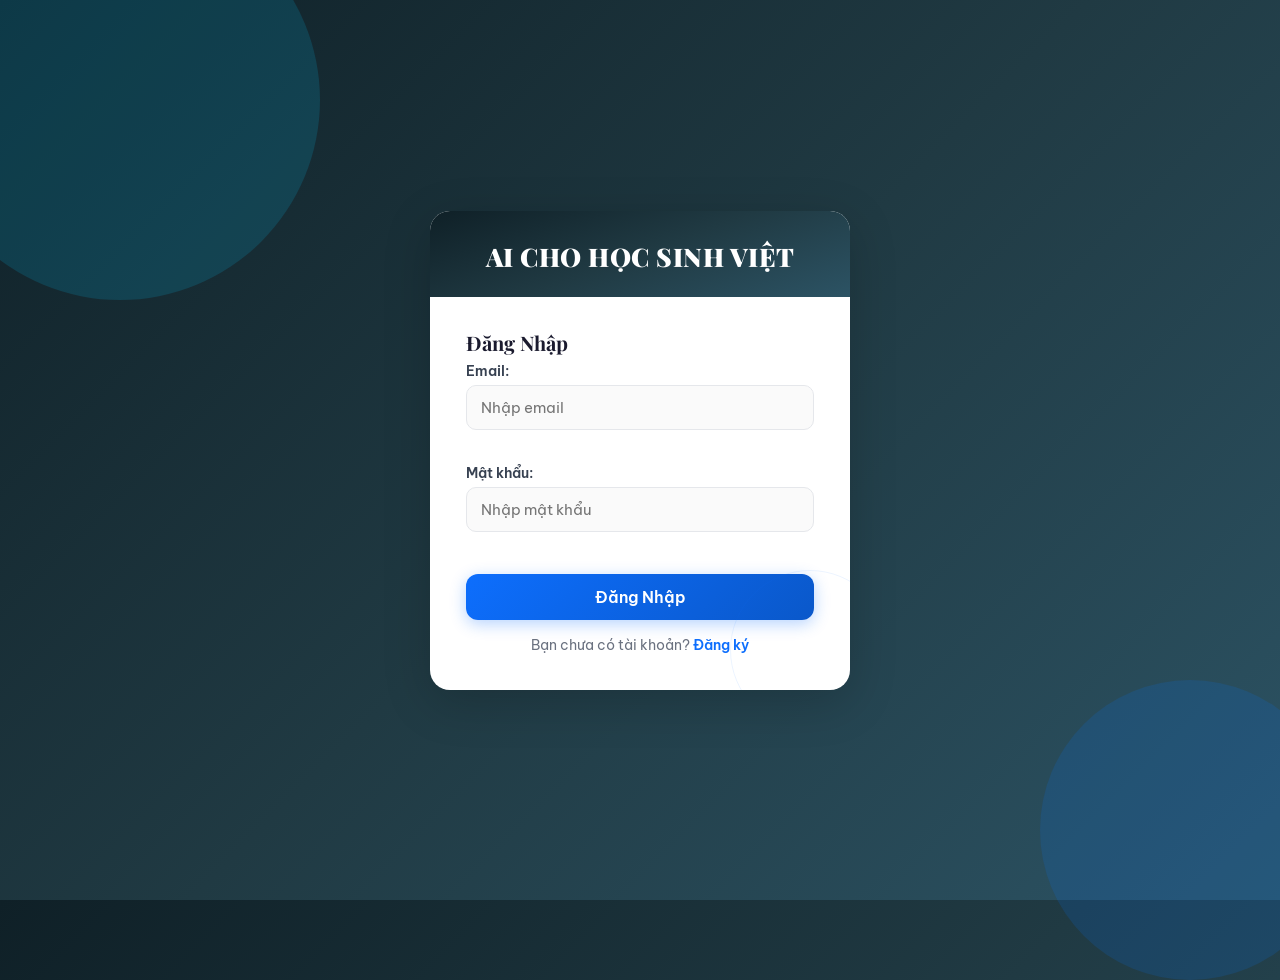
<file: index.html>
<!doctype html>
<html lang="vi">

<head>
  <meta charset="UTF-8" />
  <meta name="viewport" content="width=device-width, initial-scale=1.0" />
  <title>AI cho học sinh Việt</title>

  <!-- Auth guard: chưa đăng nhập → redirect login.html -->
  <script src="auth-guard.js"></script>

  <!-- Bootstrap 5.3.3 CSS + Icons -->
  <link href="https://cdn.jsdelivr.net/npm/bootstrap@5.3.3/dist/css/bootstrap.min.css" rel="stylesheet" />
  <link href="https://cdn.jsdelivr.net/npm/bootstrap-icons@1.11.3/font/bootstrap-icons.css" rel="stylesheet" />

  <!-- Google Fonts -->
  <link href="https://fonts.googleapis.com/css2?family=Roboto:wght@400;700&display=swap" rel="stylesheet" />

  <!-- Custom CSS -->
  <link rel="stylesheet" href="style.css" />

  <!-- Botpress Webchat -->
  <script src="https://cdn.botpress.cloud/webchat/v3.6/inject.js"></script>
    <script
      src="https://files.bpcontent.cloud/2025/11/01/13/20251101133010-VMWUSFZE.js"
      defer
    ></script>
  <script src="web.js"></script>
</head>

<body>

  <!-- ======================= NAVBAR ======================= -->
  <nav class="navbar navbar-expand-lg navbar-dark bg-dark fixed-top shadow">
    <div class="container">
      <a class="navbar-brand fw-bold" href="index.html">
        <i class="bi bi-cpu me-2"></i>AI cho học sinh Việt
      </a>

      <button class="navbar-toggler" type="button" data-bs-toggle="collapse" data-bs-target="#navbarNav">
        <span class="navbar-toggler-icon"></span>
      </button>

      <div class="collapse navbar-collapse" id="navbarNav">
        <ul class="navbar-nav ms-auto">

          <li class="nav-item">
            <a class="nav-link" href="#intro">Giới thiệu</a>
          </li>

          <li class="nav-item dropdown">
            <a class="nav-link dropdown-toggle" href="#" id="aiMenu" role="button" data-bs-toggle="dropdown">
              Ứng dụng AI
            </a>
            <ul class="dropdown-menu dropdown-menu-dark">
              <li><a class="dropdown-item" href="#apps">Tổng quan</a></li>
              <li><a class="dropdown-item" href="ai-toan.html">AI trong Toán</a></li>
              <li><a class="dropdown-item" href="ai-tienganh.html">AI trong Tiếng Anh</a></li>
              <li><a class="dropdown-item" href="ai-vatly.html">AI trong Vật lý</a></li>
            </ul>
          </li>

          <li class="nav-item">
            <a class="nav-link" href="#ethics">Đạo đức AI</a>
          </li>

          <li class="nav-item">
            <a class="nav-link" href="lienhe.html">Liên hệ</a>
          </li>

          <li class="nav-item">
            <a class="nav-link" href="thuvien.html">Thư viện</a>
          </li>

          <!-- Dropdown Tài khoản — tên người dùng cập nhật bởi auth-guard.js -->
          <li class="nav-item dropdown">
            <a class="nav-link dropdown-toggle" href="#" id="accountMenu" role="button" data-bs-toggle="dropdown">
              <i class="bi bi-person-circle me-1"></i>
              <span id="nav-name">Tài khoản</span>
            </a>
            <ul class="dropdown-menu dropdown-menu-dark dropdown-menu-end">
              <li>
                <a class="dropdown-item" href="taikhoan.html">
                  <i class="bi bi-person me-2"></i>Thông tin tài khoản
                </a>
              </li>
              <li><hr class="dropdown-divider"></li>
              <li>
                <a class="dropdown-item text-danger" href="#" id="nav-logout">
                  <i class="bi bi-box-arrow-right me-2"></i>Đăng xuất
                </a>
              </li>
            </ul>
          </li>

        </ul>
      </div>
    </div>
  </nav>

  <!-- ======================= HERO ======================= -->
  <section class="hero d-flex align-items-center text-center text-white">
    <div class="video-background">
      <video autoplay loop muted playsinline>
        <source src="AI.mp4" type="video/mp4" />
      </video>
      <div class="overlay"></div>
    </div>

    <div class="container">
      <h1 class="display-4 fw-bold mb-3 reveal">
        SỨC MẠNH CỦA TRÍ TUỆ NHÂN TẠO
      </h1>
      <p class="lead mb-4 reveal">
        AI giúp học sinh Việt học tập thông minh hơn, sáng tạo hơn, và sẵn sàng cho tương lai.
      </p>
      <a href="#intro" class="btn btn-light btn-lg reveal">Bắt đầu tìm hiểu</a>
    </div>
  </section>

  <!-- ======================= GIỚI THIỆU ======================= -->
  <section id="intro" class="container py-5">
    <div class="row align-items-center">
      <div class="col-md-6">
        <h2 class="fw-bold mb-3">Giới thiệu về AI</h2>
        <p class="Gioi-thieu">
          AI (Artificial Intelligence) là công nghệ giúp máy tính có thể học,
          suy nghĩ và hành động như con người. Trong học tập, AI hỗ trợ học sinh
          tìm tài liệu, giải bài tập, học ngoại ngữ và rèn luyện tư duy sáng tạo.
        </p>
      </div>
      <div class="col-md-6 text-center">
        <img
          src="https://cdn-icons-png.flaticon.com/512/4712/4712109.png"
          alt="AI"
          class="img-fluid animate-float"
        />
      </div>
    </div>
  </section>

  <!-- ======================= ỨNG DỤNG THỰC TẾ ======================= -->
  <section id="apps" class="py-5">
    <h2 class="text-center fw-bold mb-4 text-white" id="Use">
      Ứng dụng thực tế
    </h2>

    <div class="container">
      <div class="row g-4">

        <div class="col-md-4">
          <a href="https://chat.openai.com" target="_blank" class="text-decoration-none text-dark">
            <div class="card p-4 text-center hover-card">
              <i class="bi bi-chat-dots display-4 text-primary mb-3"></i>
              <h5>ChatGPT</h5>
              <p>Trợ lý AI giúp học sinh học ngôn ngữ, giải thích kiến thức, luyện nói tiếng Anh.</p>
            </div>
          </a>
        </div>

        <div class="col-md-4">
          <a href="https://copilot.microsoft.com" target="_blank" class="text-decoration-none text-dark">
            <div class="card p-4 text-center hover-card">
              <i class="bi bi-pen display-4 text-success mb-3"></i>
              <h5>Copilot</h5>
              <p>Giúp học sinh viết code thông minh hơn, gợi ý lệnh và tối ưu chương trình.</p>
            </div>
          </a>
        </div>

        <div class="col-md-4">
          <a href="https://www.canva.com/ai/" target="_blank" class="text-decoration-none text-dark">
            <div class="card p-4 text-center hover-card">
              <i class="bi bi-brush display-4 text-warning mb-3"></i>
              <h5>Canva AI</h5>
              <p>Tạo bài thuyết trình, poster học tập và thiết kế sáng tạo chỉ với vài cú nhấp chuột.</p>
            </div>
          </a>
        </div>

      </div>
    </div>
  </section>

  <!-- ======================= ĐẠO ĐỨC AI ======================= -->
  <section id="ethics" class="container py-5">
    <h2 class="text-center fw-bold mb-4">AI và Đạo đức</h2>
    <div class="row g-4">

      <div class="col-md-4">
        <div class="card p-4 text-center">
          <div class="icon text-danger">⚖️</div>
          <h5>Trách nhiệm & Công bằng</h5>
          <p>AI cần được dùng có trách nhiệm, tránh phân biệt đối xử và đảm bảo sự công bằng cho mọi người.</p>
        </div>
      </div>

      <div class="col-md-4">
        <div class="card p-4 text-center">
          <div class="icon text-info">🔒</div>
          <h5>Quyền riêng tư</h5>
          <p>Học sinh nên hiểu tầm quan trọng của việc bảo vệ dữ liệu cá nhân và thông tin khi dùng AI.</p>
        </div>
      </div>

      <div class="col-md-4">
        <div class="card p-4 text-center">
          <div class="icon text-success">💡</div>
          <h5>Tính trung thực</h5>
          <p>AI hỗ trợ học tập nhưng không thay thế sự nỗ lực cá nhân. Trung thực trong học tập là điều cần thiết.</p>
        </div>
      </div>

    </div>
  </section>

  <!-- ======================= FOOTER ======================= -->
  <footer class="bg-black text-center text-white-50 py-3">
    <small>© 2026 AI cho học sinh Việt. Thiết kế bởi học viên Nguyễn Văn Bảo Khánh.</small>
  </footer>

  <!-- Bootstrap JS -->
  <script src="https://cdn.jsdelivr.net/npm/bootstrap@5.3.3/dist/js/bootstrap.bundle.min.js"></script>

</body>
</html>
</file>
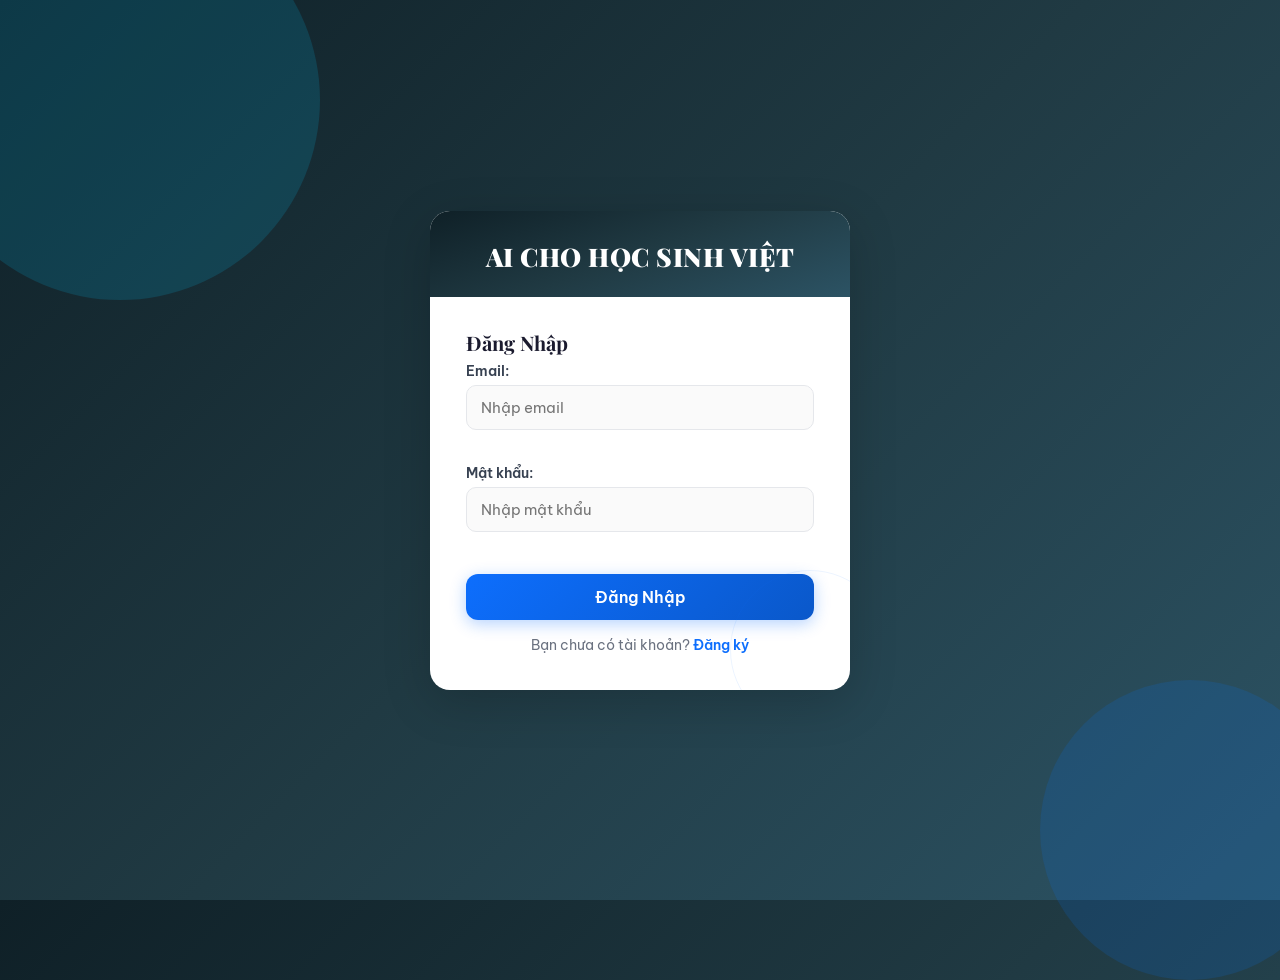
<file: login.html>
<!doctype html>
<html lang="vi">
  <head>
    <meta charset="UTF-8" />
    <meta name="viewport" content="width=device-width, initial-scale=1.0" />
    <title>Login</title>
    <link rel="stylesheet" href="login.css" />
  </head>

  <body>
  <div class="container">
    <h1>AI CHO HỌC SINH VIỆT</h1>
    <!-- Form Đăng Nhập -->
    <div id="login-form">
      <h2>Đăng Nhập</h2>
      <form id="login">
        <label for="login-email">Email:</label>
        <input type="email" id="login-email" placeholder="Nhập email" required><br>
        <label for="login-password">Mật khẩu:</label>
        <input type="password" id="login-password" placeholder="Nhập mật khẩu" required><br>
        
        <button type="submit" href="index.html">Đăng Nhập</button>
      </form>
      <p>Bạn chưa có tài khoản? <a href="#" id="show-register">Đăng ký</a></p>
    </div>

    <!-- Form Đăng Ký -->
    <div id="register-form" style="display: none;">
      <h2>Đăng Ký</h2>
      <form id="register">
          <input type="text" id="register-username" placeholder="Tên đăng nhập" required>
          <br>
          <input type="text" id="nickname" placeholder="Biệt danh" required>
          <br>
          <input type="email" id="register-email" placeholder="Nhập email" required>
          <br>
          <input type="text" id="phone" placeholder="Số điện thoại" required>
          <br>
          <input type="password" id="register-password" placeholder="Nhập mật khẩu" required>
          <br>
          <input type="password" id="confirm-password" placeholder="Nhập lại mật khẩu" required>
          <button type="submit">Đăng Ký</button>
</form>
      <p>Bạn đã có tài khoản? <a href="#" id="show-login">Đăng nhập</a></p>
    </div>
  </div>
    <script src="login.js"></script>
  </body>
</html>
</file>
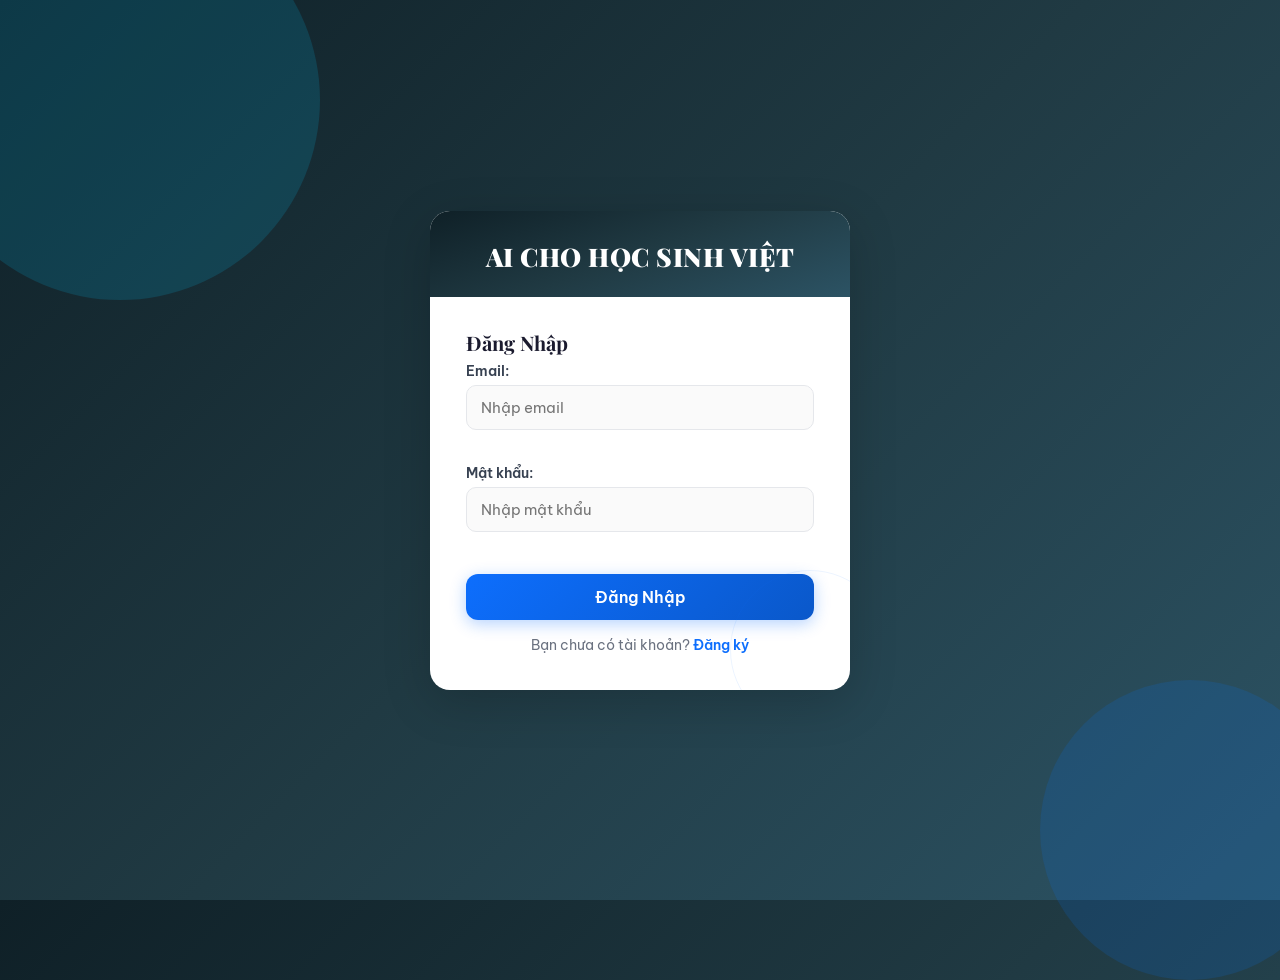
<file: taikhoan.html>
<!doctype html>
<html lang="vi">
  <head>
    <meta charset="UTF-8" />
    <meta name="viewport" content="width=device-width, initial-scale=1.0" />
    <title>Thông tin tài khoản — AI cho học sinh Việt</title>
    <link href="https://cdn.jsdelivr.net/npm/bootstrap@5.3.3/dist/css/bootstrap.min.css" rel="stylesheet" />
    <link href="https://cdn.jsdelivr.net/npm/bootstrap-icons@1.11.3/font/bootstrap-icons.css" rel="stylesheet" />
    <link href="https://fonts.googleapis.com/css2?family=Be+Vietnam+Pro:wght@400;500;600;700&family=Playfair+Display:wght@700;900&display=swap" rel="stylesheet" />
    <link rel="stylesheet" href="style.css" />
    <script src="auth-guard.js"></script>
    <!-- Botpress Webchat -->
  <script src="https://cdn.botpress.cloud/webchat/v3.6/inject.js"></script>
    <script
      src="https://files.bpcontent.cloud/2025/11/01/13/20251101133010-VMWUSFZE.js"
      defer
    ></script>
    <style>
      body { font-family:'Be Vietnam Pro',sans-serif; background:#f4f6fb; padding-top:72px; }

      .tk-hero{position:relative;padding:70px 0 50px;overflow:hidden;text-align:center;color:#fff;}
      .tk-hero-bg{position:absolute;inset:0;background:linear-gradient(135deg,#0f2027,#203a43,#2c5364);z-index:0;}
      .tk-hero-bg::before,.tk-hero-bg::after{content:'';position:absolute;border-radius:50%;opacity:.15;animation:blobMove 8s ease-in-out infinite alternate;}
      .tk-hero-bg::before{width:400px;height:400px;background:#00c6ff;top:-100px;left:-80px;}
      .tk-hero-bg::after{width:300px;height:300px;background:#0072ff;bottom:-80px;right:-60px;animation-delay:-4s;}
      @keyframes blobMove{from{transform:translate(0,0) scale(1)}to{transform:translate(40px,30px) scale(1.15)}}
      .tk-hero>.container{position:relative;z-index:1;}
      .tk-hero-icon{font-size:2.8rem;color:#63d4ff;margin-bottom:12px;display:inline-block;animation:heroBounce 2.4s ease-in-out infinite;}
      @keyframes heroBounce{0%,100%{transform:translateY(0)}50%{transform:translateY(-10px)}}
      .tk-hero h1{font-family:'Playfair Display',serif;font-size:clamp(1.8rem,4vw,2.6rem);font-weight:900;margin-bottom:8px;}
      .tk-hero p{opacity:.85;font-size:1rem;}

      .tk-card{display:flex;background:#fff;border-radius:20px;overflow:hidden;box-shadow:0 12px 48px rgba(0,0,0,.10);margin-top:-30px;position:relative;z-index:2;}

      .tk-left{width:260px;background:linear-gradient(160deg,#0f2027 0%,#203a43 50%,#2c5364 100%);padding:44px 28px;display:flex;flex-direction:column;align-items:center;gap:20px;position:relative;overflow:hidden;}
      .tk-left .deco-c{position:absolute;border-radius:50%;border:1.5px solid rgba(255,255,255,.08);pointer-events:none;}
      .tk-left .c1{width:200px;height:200px;bottom:-60px;right:-60px;}
      .tk-left .c2{width:120px;height:120px;bottom:30px;right:10px;}
      .tk-avatar{width:90px;height:90px;border-radius:50%;background:rgba(99,212,255,.2);border:2.5px solid #63d4ff;display:flex;align-items:center;justify-content:center;font-size:2.4rem;color:#63d4ff;}
      .tk-nickname{font-family:'Playfair Display',serif;font-size:1.15rem;font-weight:700;color:#fff;text-align:center;}
      .tk-badge{background:rgba(99,212,255,.15);color:#63d4ff;border:1px solid rgba(99,212,255,.3);border-radius:20px;padding:4px 14px;font-size:.78rem;font-weight:600;}
      .tk-joined{color:rgba(255,255,255,.5);font-size:.75rem;text-align:center;}

      .tk-action-btn{width:100%;padding:11px;border:1.5px solid rgba(255,255,255,.2);border-radius:10px;background:rgba(255,255,255,.06);color:#fff;font-family:'Be Vietnam Pro',sans-serif;font-size:.88rem;font-weight:600;cursor:pointer;transition:background .2s,transform .2s;display:flex;align-items:center;justify-content:center;gap:8px;}
      .tk-action-btn:hover{background:rgba(255,255,255,.14);transform:translateY(-2px);}
      .tk-action-btn.logout{border-color:rgba(255,100,100,.35);color:#ff9999;}
      .tk-action-btn.logout:hover{background:rgba(255,80,80,.12);}
      .tk-action-btn.export{border-color:rgba(99,212,255,.35);color:#63d4ff;}
      .tk-action-btn.export:hover{background:rgba(99,212,255,.12);}

      .tk-right{flex:1;padding:44px 40px;}
      .tk-section-title{font-family:'Playfair Display',serif;font-size:1.3rem;font-weight:700;color:#1a1a2e;margin-bottom:4px;}
      .tk-section-sub{color:#6b7280;font-size:.88rem;margin-bottom:28px;}

      .tk-info-grid{display:grid;grid-template-columns:1fr 1fr;gap:18px;}
      .tk-info-item{padding:16px 18px;border:1.5px solid #e5e7eb;border-radius:12px;background:#fafafa;transition:border-color .2s,box-shadow .2s;}
      .tk-info-item:hover{border-color:#0d6efd;box-shadow:0 0 0 3px rgba(13,110,253,.08);}
      .tk-info-label{font-size:.78rem;font-weight:600;color:#9ca3af;text-transform:uppercase;letter-spacing:.5px;margin-bottom:6px;display:flex;align-items:center;gap:6px;}
      .tk-info-value{font-size:.97rem;font-weight:600;color:#1f2937;word-break:break-all;}

      .tk-divider{border:none;border-top:1.5px solid #e5e7eb;margin:32px 0;}

      #edit-section{display:none;}
      .tk-input{width:100%;padding:11px 14px;border:1.5px solid #e5e7eb;border-radius:10px;font-family:'Be Vietnam Pro',sans-serif;font-size:.93rem;color:#1f2937;background:#fafafa;outline:none;transition:border-color .2s,box-shadow .2s;}
      .tk-input:focus{border-color:#0d6efd;background:#fff;box-shadow:0 0 0 3px rgba(13,110,253,.12);}
      .tk-label{font-weight:600;font-size:.88rem;color:#374151;display:block;margin:12px 0 5px;}
      .tk-save-btn{padding:12px 28px;background:linear-gradient(135deg,#0d6efd,#0a58ca);color:#fff;border:none;border-radius:10px;font-family:'Be Vietnam Pro',sans-serif;font-size:.95rem;font-weight:600;cursor:pointer;box-shadow:0 4px 16px rgba(13,110,253,.3);transition:transform .2s,box-shadow .2s;margin-top:16px;}
      .tk-save-btn:hover{transform:translateY(-2px);box-shadow:0 8px 24px rgba(13,110,253,.4);}
      .tk-cancel-btn{padding:12px 20px;background:transparent;border:1.5px solid #e5e7eb;border-radius:10px;font-family:'Be Vietnam Pro',sans-serif;font-size:.95rem;font-weight:600;color:#6b7280;cursor:pointer;margin-top:16px;margin-left:10px;transition:border-color .2s;}
      .tk-cancel-btn:hover{border-color:#9ca3af;}

      .json-preview{background:#1e293b;border-radius:12px;padding:18px;font-family:'Courier New',monospace;font-size:.78rem;color:#94a3b8;overflow-x:auto;max-height:200px;overflow-y:auto;margin-top:16px;line-height:1.7;}
      .json-key{color:#63d4ff;}
      .json-str{color:#a3e635;}

      @media(max-width:860px){.tk-card{flex-direction:column;}.tk-left{width:100%;flex-direction:row;flex-wrap:wrap;padding:28px 24px;justify-content:center;}.tk-info-grid{grid-template-columns:1fr;}}
      @media(max-width:500px){.tk-right{padding:28px 20px;}}
    </style>
  </head>
  <body>

    <nav class="navbar navbar-expand-lg navbar-dark bg-dark fixed-top shadow">
      <div class="container">
        <a class="navbar-brand fw-bold" href="index.html"><i class="bi bi-cpu me-2"></i>AI cho học sinh Việt</a>
        <button class="navbar-toggler" type="button" data-bs-toggle="collapse" data-bs-target="#navbarNav"><span class="navbar-toggler-icon"></span></button>
        <div class="collapse navbar-collapse" id="navbarNav">
          <ul class="navbar-nav ms-auto">
            <li class="nav-item"><a class="nav-link" href="index.html#intro">Giới thiệu</a></li>
            <li class="nav-item dropdown">
              <a class="nav-link dropdown-toggle" href="#" role="button" data-bs-toggle="dropdown">Ứng dụng AI</a>
              <ul class="dropdown-menu dropdown-menu-dark">
                <li><a class="dropdown-item" href="index.html#apps">Tổng quan</a></li>
                <li><a class="dropdown-item" href="ai-toan.html">AI trong Toán</a></li>
                <li><a class="dropdown-item" href="ai-tienganh.html">AI trong Tiếng Anh</a></li>
                <li><a class="dropdown-item" href="ai-vatly.html">AI trong Vật lý</a></li>
              </ul>
            </li>
            <li class="nav-item"><a class="nav-link" href="index.html#ethics">Đạo đức AI</a></li>
            <li class="nav-item"><a class="nav-link" href="lienhe.html">Liên hệ</a></li>
            <li class="nav-item"><a class="nav-link" href="thuvien.html">Thư viện</a></li>
            <li class="nav-item dropdown">
              <a class="nav-link dropdown-toggle active" href="#" role="button" data-bs-toggle="dropdown">
                <i class="bi bi-person-circle me-1"></i><span id="nav-name">Tài khoản</span>
              </a>
              <ul class="dropdown-menu dropdown-menu-dark dropdown-menu-end">
                <li><a class="dropdown-item" href="taikhoan.html"><i class="bi bi-person me-2"></i>Thông tin tài khoản</a></li>
                <li><hr class="dropdown-divider"></li>
                <li><a class="dropdown-item text-danger" href="#" id="nav-logout"><i class="bi bi-box-arrow-right me-2"></i>Đăng xuất</a></li>
              </ul>
            </li>
          </ul>
        </div>
      </div>
    </nav>

    <section class="tk-hero">
      <div class="tk-hero-bg"></div>
      <div class="container">
        <div class="tk-hero-icon"><i class="bi bi-person-badge"></i></div>
        <h1>Thông tin tài khoản</h1>
        <p>Xem và chỉnh sửa thông tin cá nhân của bạn</p>
      </div>
    </section>

    <section class="py-5">
      <div class="container">
        <div class="tk-card">
          <div class="tk-left">
            <div class="deco-c c1"></div>
            <div class="deco-c c2"></div>
            <div class="tk-avatar"><i class="bi bi-person-fill"></i></div>
            <div class="tk-nickname" id="disp-nickname">—</div>
            <div class="tk-badge">Học sinh</div>
            <div class="tk-joined" id="disp-joined"></div>
            <button class="tk-action-btn" onclick="showEdit()"><i class="bi bi-pencil-square"></i> Chỉnh sửa</button>
            <button class="tk-action-btn export" onclick="exportJSON()"><i class="bi bi-download"></i> Xuất users.json</button>
            <button class="tk-action-btn logout" onclick="doLogout()"><i class="bi bi-box-arrow-right"></i> Đăng xuất</button>
          </div>

          <div class="tk-right">
            <div id="view-section">
              <div class="tk-section-title">Thông tin cá nhân</div>
              <div class="tk-section-sub">Dữ liệu lưu dạng JSON trong trình duyệt của bạn</div>
              <div class="tk-info-grid">
                <div class="tk-info-item">
                  <div class="tk-info-label"><i class="bi bi-person"></i> Tên đăng nhập</div>
                  <div class="tk-info-value" id="disp-username">—</div>
                </div>
                <div class="tk-info-item">
                  <div class="tk-info-label"><i class="bi bi-chat-heart"></i> Biệt danh</div>
                  <div class="tk-info-value" id="disp-nickname2">—</div>
                </div>
                <div class="tk-info-item">
                  <div class="tk-info-label"><i class="bi bi-envelope"></i> Email</div>
                  <div class="tk-info-value" id="disp-email">—</div>
                </div>
                <div class="tk-info-item">
                  <div class="tk-info-label"><i class="bi bi-phone"></i> Số điện thoại</div>
                  <div class="tk-info-value" id="disp-phone">—</div>
                </div>
              </div>

              <hr class="tk-divider">

              <div class="tk-section-title" style="font-size:1rem;">Dữ liệu JSON của bạn</div>
              <div class="tk-section-sub">Đây là cách dữ liệu được lưu trữ theo định dạng JSON</div>
              <div class="json-preview" id="json-preview"></div>
            </div>

            <div id="edit-section">
              <div class="tk-section-title">Chỉnh sửa thông tin</div>
              <div class="tk-section-sub">Thay đổi sẽ cập nhật vào JSON database</div>
              <label class="tk-label">Tên đăng nhập</label>
              <input class="tk-input" type="text" id="edit-username" placeholder="Tên đăng nhập">
              <label class="tk-label">Biệt danh</label>
              <input class="tk-input" type="text" id="edit-nickname" placeholder="Biệt danh">
              <label class="tk-label">Số điện thoại</label>
              <input class="tk-input" type="text" id="edit-phone" placeholder="Số điện thoại">
              <br>
              <button class="tk-save-btn" onclick="saveEdit()"><i class="bi bi-check-lg me-1"></i>Lưu thay đổi</button>
              <button class="tk-cancel-btn" onclick="cancelEdit()">Huỷ</button>
            </div>

            <div style="margin-top:20px;">
              <small style="color:#9ca3af;font-size:.78rem;">
                <i class="bi bi-shield-lock me-1"></i>
                Lưu cục bộ dạng JSON — key: <code>users_db</code>. Nhấn "Xuất users.json" để tải file ra máy.
              </small>
            </div>
          </div>
        </div>
      </div>
    </section>

    <footer class="bg-black text-center text-white-50 py-3">
      <small>© 2026 AI cho học sinh Việt. Thiết kế bởi học viên Nguyễn Văn Bảo Khánh.</small>
    </footer>

    <script src="https://cdn.jsdelivr.net/npm/bootstrap@5.3.3/dist/js/bootstrap.bundle.min.js"></script>
    <script>
      function getDB(){var r=localStorage.getItem("users_db");if(!r)return{users:[]};try{return JSON.parse(r);}catch(e){return{users:[]};}}
      function saveDB(db){localStorage.setItem("users_db",JSON.stringify(db,null,2));}
      function getCurrentUser(){var e=localStorage.getItem("current_user");if(!e)return null;var db=getDB();return db.users.find(function(u){return u.email===e;})||null;}

      function highlightJSON(obj){
        var safe={username:obj.username,nickname:obj.nickname,email:obj.email,phone:obj.phone,createdAt:obj.createdAt};
        var s=JSON.stringify(safe,null,2).replace(/&/g,'&amp;').replace(/</g,'&lt;').replace(/>/g,'&gt;');
        s=s.replace(/"([^"]+)":/g,'<span class="json-key">"$1"</span>:');
        s=s.replace(/: "([^"]*)"/g,': <span class="json-str">"$1"</span>');
        return s;
      }

      function loadProfile(){
        var user=getCurrentUser();if(!user)return;
        document.getElementById("disp-username").textContent=user.username||'—';
        document.getElementById("disp-nickname").textContent=user.nickname||user.username;
        document.getElementById("disp-nickname2").textContent=user.nickname||'—';
        document.getElementById("disp-email").textContent=user.email||'—';
        document.getElementById("disp-phone").textContent=user.phone||'—';
        if(user.createdAt){var d=new Date(user.createdAt);document.getElementById("disp-joined").textContent="Tham gia: "+d.toLocaleDateString("vi-VN");}
        document.getElementById("json-preview").innerHTML=highlightJSON(user);
      }

      function showEdit(){
        var user=getCurrentUser();
        document.getElementById("view-section").style.display="none";
        document.getElementById("edit-section").style.display="block";
        document.getElementById("edit-username").value=user.username||'';
        document.getElementById("edit-nickname").value=user.nickname||'';
        document.getElementById("edit-phone").value=user.phone||'';
      }
      function cancelEdit(){
        document.getElementById("edit-section").style.display="none";
        document.getElementById("view-section").style.display="block";
      }
      function saveEdit(){
        var username=document.getElementById("edit-username").value.trim();
        var nickname=document.getElementById("edit-nickname").value.trim();
        var phone=document.getElementById("edit-phone").value.trim();
        if(!username){alert("Tên đăng nhập không được để trống!");return;}
        if(phone&&isNaN(phone)){alert("Số điện thoại phải là số!");return;}
        var email=localStorage.getItem("current_user");
        var db=getDB();
        var idx=db.users.findIndex(function(u){return u.email===email;});
        if(idx===-1)return;
        db.users[idx].username=username;
        db.users[idx].nickname=nickname||username;
        db.users[idx].phone=phone;
        saveDB(db);
        cancelEdit();loadProfile();
        alert("Lưu thay đổi thành công!");
      }

      function exportJSON(){
        var db=getDB();
        var blob=new Blob([JSON.stringify(db,null,2)],{type:"application/json"});
        var url=URL.createObjectURL(blob);
        var a=document.createElement("a");a.href=url;a.download="users.json";a.click();
        URL.revokeObjectURL(url);
      }

      function doLogout(){
        if(confirm("Bạn có chắc muốn đăng xuất?")){
          localStorage.removeItem("current_user");
          window.location.href="login.html";
        }
      }

      loadProfile();
    </script>
  </body>
</html>
</file>
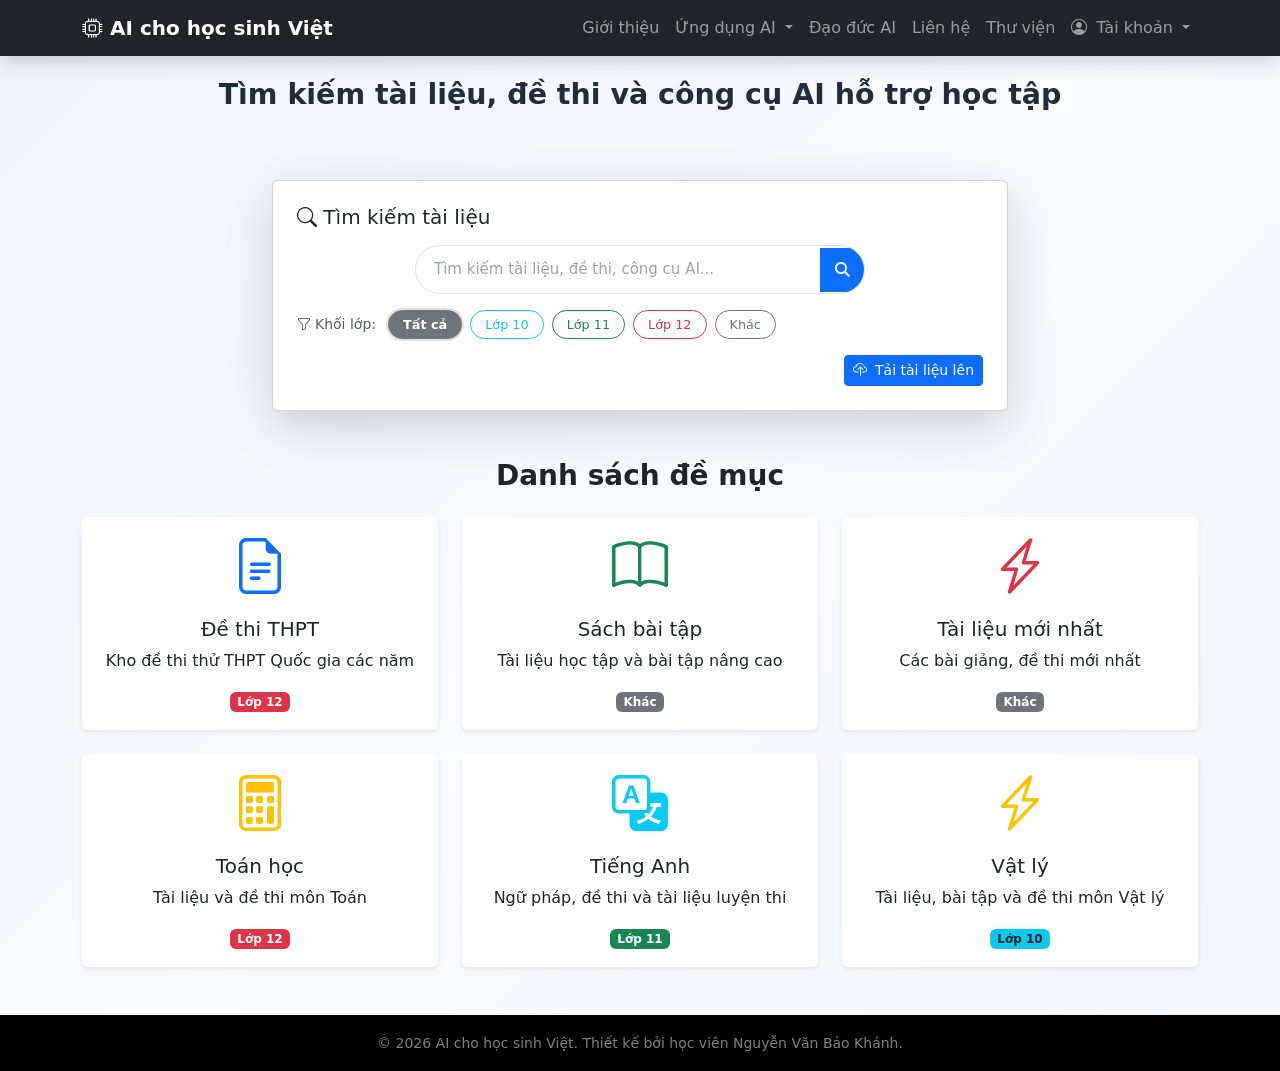
<file: thuvien.html>
<!doctype html>
<html lang="vi">
  <head>
    <meta charset="UTF-8" />
    <meta name="viewport" content="width=device-width, initial-scale=1.0" />
    <title>Thư viện - AI cho học sinh Việt</title>
    <link href="https://cdn.jsdelivr.net/npm/bootstrap@5.3.3/dist/css/bootstrap.min.css" rel="stylesheet"/>
    <link href="https://cdn.jsdelivr.net/npm/bootstrap-icons@1.11.3/font/bootstrap-icons.css" rel="stylesheet"/>
    <link href="https://fonts.googleapis.com/css2?family=Roboto:wght@400;700&display=swap" rel="stylesheet"/>
    <link rel="stylesheet" href="https://cdnjs.cloudflare.com/ajax/libs/font-awesome/6.5.1/css/all.min.css"/>
    <link rel="stylesheet" href="thuvien.css"/>
    <!-- Botpress Webchat -->
  <script src="https://cdn.botpress.cloud/webchat/v3.6/inject.js"></script>
    <script
      src="https://files.bpcontent.cloud/2025/11/01/13/20251101133010-VMWUSFZE.js"
      defer
    ></script>
    <style>
      /* ── Doc card ── */
      .doc-card {
        position: relative;
        background: #fff;
        border-radius: 10px;
        overflow: hidden;
        box-shadow: 0 2px 12px rgba(0,0,0,.10);
        cursor: pointer;
        transition: transform .22s, box-shadow .22s;
        margin-bottom: 4px;
      }
      .doc-card:hover { transform: translateY(-5px); box-shadow: 0 8px 24px rgba(0,0,0,.15); }
      .doc-card:hover .doc-title { color: #e00; }

      .doc-cover-wrap { position: relative; width: 100%; aspect-ratio: 3/4; overflow: hidden; background: #f0f0f0; }
      .doc-cover      { width: 100%; height: 100%; object-fit: cover; display: block; transition: transform .3s; }
      .doc-card:hover .doc-cover { transform: scale(1.04); }

      .doc-overlay {
        position: absolute; inset: 0;
        background: rgba(0,0,0,.35);
        display: flex; align-items: center; justify-content: center;
        opacity: 0; transition: opacity .22s; color: #fff;
      }
      .doc-card:hover .doc-overlay { opacity: 1; }

      .doc-info  { padding: 10px 12px 8px; }
      .doc-title { font-size: .9rem; font-weight: 600; color: #222; margin: 0; transition: color .2s; line-height: 1.3; }

      .doc-delete {
        position: absolute; top: 8px; right: 8px;
        background: rgba(255,255,255,.85);
        border: none; border-radius: 50%;
        width: 30px; height: 30px;
        display: flex; align-items: center; justify-content: center;
        color: #dc3545; font-size: .8rem;
        opacity: 0; transition: opacity .2s;
        cursor: pointer;
      }
      .doc-card:hover .doc-delete { opacity: 1; }

      /* ── Grade filter buttons ── */
      .grade-filter-btn {
        border-radius: 20px;
        font-size: .8rem;
        padding: 4px 14px;
        transition: all .18s;
      }
      .grade-filter-btn.active {
        font-weight: 600;
        box-shadow: 0 0 0 2px rgba(0,0,0,.12);
      }
      .btn-outline-secondary.grade-filter-btn.active { background-color: #6c757d; color: #fff; border-color: #6c757d; }
      .btn-outline-info.grade-filter-btn.active      { background-color: #0dcaf0; color: #000; border-color: #0dcaf0; }
      .btn-outline-success.grade-filter-btn.active   { background-color: #198754; color: #fff; border-color: #198754; }
      .btn-outline-danger.grade-filter-btn.active    { background-color: #dc3545; color: #fff; border-color: #dc3545; }
    </style>
  </head>

  <body>
  <!-- ======================= NAVBAR ======================= -->
  <nav class="navbar navbar-expand-lg navbar-dark bg-dark fixed-top shadow">
    <div class="container">
      <a class="navbar-brand fw-bold" href="index.html">
        <i class="bi bi-cpu me-2"></i>AI cho học sinh Việt
      </a>

      <button class="navbar-toggler" type="button" data-bs-toggle="collapse" data-bs-target="#navbarNav">
        <span class="navbar-toggler-icon"></span>
      </button>

      <div class="collapse navbar-collapse" id="navbarNav">
        <ul class="navbar-nav ms-auto">

          <li class="nav-item">
            <a class="nav-link" href="#intro">Giới thiệu</a>
          </li>

          <li class="nav-item dropdown">
            <a class="nav-link dropdown-toggle" href="#" id="aiMenu" role="button" data-bs-toggle="dropdown">
              Ứng dụng AI
            </a>
            <ul class="dropdown-menu dropdown-menu-dark">
              <li><a class="dropdown-item" href="#apps">Tổng quan</a></li>
              <li><a class="dropdown-item" href="ai-toan.html">AI trong Toán</a></li>
              <li><a class="dropdown-item" href="ai-tienganh.html">AI trong Tiếng Anh</a></li>
              <li><a class="dropdown-item" href="ai-vatly.html">AI trong Vật lý</a></li>
            </ul>
          </li>

          <li class="nav-item">
            <a class="nav-link" href="#ethics">Đạo đức AI</a>
          </li>

          <li class="nav-item">
            <a class="nav-link" href="lienhe.html">Liên hệ</a>
          </li>

          <li class="nav-item">
            <a class="nav-link" href="thuvien.html">Thư viện</a>
          </li>

          <!-- Dropdown Tài khoản — tên người dùng cập nhật bởi auth-guard.js -->
          <li class="nav-item dropdown">
            <a class="nav-link dropdown-toggle" href="#" id="accountMenu" role="button" data-bs-toggle="dropdown">
              <i class="bi bi-person-circle me-1"></i>
              <span id="nav-name">Tài khoản</span>
            </a>
            <ul class="dropdown-menu dropdown-menu-dark dropdown-menu-end">
              <li>
                <a class="dropdown-item" href="taikhoan.html">
                  <i class="bi bi-person me-2"></i>Thông tin tài khoản
                </a>
              </li>
              <li><hr class="dropdown-divider"></li>
              <li>
                <a class="dropdown-item text-danger" href="#" id="nav-logout">
                  <i class="bi bi-box-arrow-right me-2"></i>Đăng xuất
                </a>
              </li>
            </ul>
          </li>

        </ul>
      </div>
    </div>
  </nav>

    <!-- HEADER -->
    <section class="hero d-flex align-items-center text-center text-white">
      <div class="container">
        <h1 class="display-5 fw-bold mb-3">Thư viện học tập AI</h1>
        <p class="lead">Tìm kiếm tài liệu, đề thi và công cụ AI hỗ trợ học tập</p>
      </div>
    </section>

    <!-- SEARCH -->
    <section class="container py-5">
      <div class="row justify-content-center">
        <div class="col-lg-8">
          <div class="card shadow-lg p-4">
            <h5 class="mb-3"><i class="bi bi-search"></i> Tìm kiếm tài liệu</h5>
            <div class="search-wrapper">
              <input type="text" id="searchInput" class="search-input form-control"
                placeholder="Tìm kiếm tài liệu, đề thi, công cụ AI..." autocomplete="off"/>
              <button class="search-btn" id="searchBtn" aria-label="Tìm kiếm">
                <i class="fas fa-search"></i>
              </button>
            </div>

            <!-- Bộ lọc khối lớp -->
            <div class="d-flex flex-wrap align-items-center gap-2 mt-3">
              <span class="text-muted small me-1"><i class="bi bi-funnel me-1"></i>Khối lớp:</span>
              <button class="btn btn-outline-secondary btn-sm grade-filter-btn active" data-grade="">Tất cả</button>
              <button class="btn btn-outline-info     btn-sm grade-filter-btn" data-grade="Lớp 10">Lớp 10</button>
              <button class="btn btn-outline-success  btn-sm grade-filter-btn" data-grade="Lớp 11">Lớp 11</button>
              <button class="btn btn-outline-danger   btn-sm grade-filter-btn" data-grade="Lớp 12">Lớp 12</button>
              <button class="btn btn-outline-secondary btn-sm grade-filter-btn" data-grade="Khác">Khác</button>
            </div>

            <div class="text-end mt-3">
              <button class="btn btn-primary btn-sm" data-bs-toggle="modal" data-bs-target="#uploadModal">
                <i class="bi bi-cloud-upload me-1"></i> Tải tài liệu lên
              </button>
            </div>
          </div>
        </div>
      </div>
    </section>

    <!-- DANH MỤC CỐ ĐỊNH -->
    <section class="container pb-5" id="staticSection">
      <h3 class="fw-bold mb-4 text-center">Danh sách đề mục</h3>
      <div id="noStaticResult" class="text-center text-muted py-2" style="display:none;">
        Không có danh mục phù hợp với từ khoá.
      </div>
      <div class="row g-4">
        <!-- Mỗi card có thêm badge khối lớp -->
        <div class="col-md-4">
          <div class="card h-100 shadow-sm hover-card text-center">
            <div class="card-body">
              <i class="bi bi-file-earmark-text display-4 text-primary"></i>
              <h5 class="mt-3">Đề thi THPT</h5>
              <p>Kho đề thi thử THPT Quốc gia các năm</p>
              <span class="badge bg-danger">Lớp 12</span>
            </div>
          </div>
        </div>
        <div class="col-md-4">
          <div class="card h-100 shadow-sm hover-card text-center">
            <div class="card-body">
              <i class="bi bi-book display-4 text-success"></i>
              <h5 class="mt-3">Sách bài tập</h5>
              <p>Tài liệu học tập và bài tập nâng cao</p>
              <span class="badge bg-secondary">Khác</span>
            </div>
          </div>
        </div>
        <div class="col-md-4">
          <div class="card h-100 shadow-sm hover-card text-center">
            <div class="card-body">
              <i class="bi bi-lightning-charge display-4 text-danger"></i>
              <h5 class="mt-3">Tài liệu mới nhất</h5>
              <p>Các bài giảng, đề thi mới nhất</p>
              <span class="badge bg-secondary">Khác</span>
            </div>
          </div>
        </div>
        <div class="col-md-4">
          <div class="card h-100 shadow-sm hover-card text-center">
            <div class="card-body">
              <i class="bi bi-calculator display-4 text-warning"></i>
              <h5 class="mt-3">Toán học</h5>
              <p>Tài liệu và đề thi môn Toán</p>
              <span class="badge bg-danger">Lớp 12</span>
            </div>
          </div>
        </div>
        <div class="col-md-4">
          <div class="card h-100 shadow-sm hover-card text-center">
            <div class="card-body">
              <i class="bi bi-translate display-4 text-info"></i>
              <h5 class="mt-3">Tiếng Anh</h5>
              <p>Ngữ pháp, đề thi và tài liệu luyện thi</p>
              <span class="badge bg-success">Lớp 11</span>
            </div>
          </div>
        </div>
        <div class="col-md-4">
          <div class="card h-100 shadow-sm hover-card text-center">
            <div class="card-body">
              <i class="bi bi-lightning-charge display-4 text-warning"></i>
              <h5 class="mt-3">Vật lý</h5>
              <p>Tài liệu, bài tập và đề thi môn Vật lý</p>
              <span class="badge bg-info text-dark">Lớp 10</span>
            </div>
          </div>
        </div>
      </div>
    </section>

    <!-- TÀI LIỆU ĐÃ UPLOAD -->
    <section class="container pb-5" id="uploadedSection" style="display:none;">
      <h3 class="fw-bold mb-4 text-center">
        <i class="bi bi-collection me-2 text-primary"></i>Tài liệu đã tải lên
      </h3>
      <div class="row g-3" id="uploadedList"></div>
    </section>

    <!-- MODAL UPLOAD -->
    <div class="modal fade" id="uploadModal" tabindex="-1" aria-hidden="true">
      <div class="modal-dialog modal-dialog-centered">
        <div class="modal-content">
          <div class="modal-header">
            <h5 class="modal-title"><i class="bi bi-cloud-upload me-2"></i>Tải tài liệu PDF lên</h5>
            <button type="button" class="btn-close" data-bs-dismiss="modal"></button>
          </div>
          <div class="modal-body">
            <div class="mb-3">
              <label class="form-label fw-semibold">Tiêu đề tài liệu <span class="text-muted fw-normal">(tuỳ chọn)</span></label>
              <input type="text" id="titleInput" class="form-control" placeholder="Để trống sẽ lấy tên file"/>
            </div>
            <div class="mb-3">
              <label class="form-label fw-semibold">Môn học <span class="text-danger">*</span></label>
              <input type="text" id="subjectInput" class="form-control" placeholder="VD: Toán, Tiếng Anh, Vật lý…"/>
            </div>
            <!-- Khối lớp — thêm mới -->
            <div class="mb-3">
              <label for="gradeInput" class="form-label fw-semibold">Khối lớp <span class="text-danger">*</span></label>
              <select id="gradeInput" class="form-select">
                <option value="Lớp 10">Lớp 10</option>
                <option value="Lớp 11">Lớp 11</option>
                <option value="Lớp 12" selected>Lớp 12</option>
                <option value="Khác">Khác</option>
              </select>
            </div>
            <div class="mb-3">
              <label class="form-label fw-semibold">Chọn file PDF <span class="text-danger">*</span></label>
              <input type="file" id="fileInput" class="form-control" accept=".pdf"/>
              <div class="form-text">Chỉ hỗ trợ PDF · Tối đa 20MB</div>
            </div>
          </div>
          <div class="modal-footer">
            <button type="button" class="btn btn-secondary" data-bs-dismiss="modal">Huỷ</button>
            <button type="button" class="btn btn-primary" id="uploadBtn">
              <i class="bi bi-upload me-1"></i>Tải lên
            </button>
          </div>
        </div>
      </div>
    </div>

    <!-- TOAST -->
    <div id="toastContainer" class="position-fixed bottom-0 end-0 p-3" style="z-index:9999;"></div>

    <!-- FOOTER -->
    <footer class="bg-black text-center text-white-50 py-3">
      <small>© 2026 AI cho học sinh Việt. Thiết kế bởi học viên Nguyễn Văn Bảo Khánh.</small>
    </footer>

    <script src="https://cdn.jsdelivr.net/npm/bootstrap@5.3.3/dist/js/bootstrap.bundle.min.js"></script>
    <script src="web.js"></script>
    <script src="thuvien.js"></script>
  </body>
</html>
</file>
<file: style.css>
body {
  font-family: 'Roboto', sans-serif;
}

.hero {
  height: 100vh;
}

.animate-float {
  animation: float 3s ease-in-out infinite;
}

/* Di chuyển */
@keyframes float {
  0%, 100% { transform: translateY(0); }
  50% { transform: translateY(-10px); }
}

.hover-card {
  transition: transform 0.3s, box-shadow 0.3s;
}
.hover-card:hover {
  transform: translateY(-10px);
  box-shadow: 0 10px 20px rgba(0,0,0,0.15);
}
.hover-card {
  transition: transform 0.3s, box-shadow 0.3s, border-color 0.3s;
  border: 1px solid transparent;
}
.hover-card:hover {
  transform: translateY(-10px);
  box-shadow: 0 10px 20px rgba(0,0,0,0.15);
  border-color: #0d6efd;
}
.video-background{
  width: 100%;
  height: 100%;
  overflow: hidden;
  z-index: -1;
  position: fixed;
  top: 0;
  left: 0;
  right: 0;
}
.overlay{
  position: absolute;
  width: 100%;
  height: 100%;
  top: 0;
  left: 0;
  z-index: 0;
  background: rgba(0, 0, 0, 0.6);
}
.fw-bold{
  color: white;
} 
.Gioi-thieu{
  color: white
}
#Use{
  color: black;
}
/* HERO POSITION */
.hero{
  position: relative;
  height: 100vh;
}

/* VIDEO BACKGROUND */
.video-background{
  position: fixed;
  top:0;
  left:0;
  width:100%;
  height:100vh;
  overflow:hidden;
  z-index:-1;
}

/* VIDEO FULLSCREEN */
.video-background video{
  width:100%;
  height:100%;
  object-fit:cover;
}

/* OVERLAY MỜ */
.overlay{
  position:absolute;
  top:0;
  left:0;
  width:100%;
  height:100%;
  background:rgba(0,0,0,0.55);
}

/* TEXT SHADOW */
.hero h1, .hero p{
  text-shadow:0 5px 20px rgba(0,0,0,0.8);
}

/* NAVBAR SCROLL EFFECT */
.navbar{
  transition: all 0.3s;
}

.navbar.scrolled{
  background:rgba(0,0,0,0.9) !important;
  box-shadow:0 5px 20px rgba(0,0,0,0.5);
}

/* REVEAL ANIMATION */
.reveal{
  opacity:0;
  transform:translateY(40px);
  transition:all 0.8s ease;
}

.reveal.active{
  opacity:1;
  transform:translateY(0);
}
</file>
<file: login.css>
@import url('https://fonts.googleapis.com/css2?family=Be+Vietnam+Pro:wght@400;500;600;700&family=Playfair+Display:wght@700;900&display=swap');

*, *::before, *::after { box-sizing: border-box; }

body {
  margin: 0;
  font-family: 'Be Vietnam Pro', sans-serif;
  min-height: 100vh;
  display: flex;
  justify-content: center;
  align-items: center;
  background: linear-gradient(135deg, #0f2027, #203a43, #2c5364);
  position: relative;
  overflow: hidden;
}

/* Animated blobs — giống lienhe.css */
body::before,
body::after {
  content: '';
  position: absolute;
  border-radius: 50%;
  opacity: .15;
  animation: blobMove 8s ease-in-out infinite alternate;
  pointer-events: none;
}
body::before {
  width: 400px; height: 400px;
  background: #00c6ff;
  top: -100px; left: -80px;
}
body::after {
  width: 300px; height: 300px;
  background: #0072ff;
  bottom: -80px; right: -60px;
  animation-delay: -4s;
}

@keyframes blobMove {
  from { transform: translate(0, 0) scale(1); }
  to   { transform: translate(40px, 30px) scale(1.15); }
}

/* ── CARD ──────────────────────────────────────────────────── */
.container {
  position: relative;
  z-index: 1;
  width: 420px;
  background: #fff;
  border-radius: 20px;
  overflow: hidden;
  box-shadow: 0 12px 48px rgba(0, 0, 0, .18);
  animation: fadeSlideIn .7s ease both;
}

@keyframes fadeSlideIn {
  from { opacity: 0; transform: translateY(28px); }
  to   { opacity: 1; transform: translateY(0); }
}

/* ── HEADER ─────────────────────────────────────────────────── */
.container h1 {
  font-family: 'Playfair Display', serif;
  font-size: 1.6rem;
  font-weight: 900;
  color: #fff;
  text-align: center;
  margin: 0;
  padding: 28px 32px 24px;
  background: linear-gradient(160deg, #0f2027, #203a43, #2c5364);
  letter-spacing: .5px;
}

/* ── FORM AREA ──────────────────────────────────────────────── */
#login-form,
#register-form {
  padding: 32px 36px 36px;
}

h2 {
  font-family: 'Playfair Display', serif;
  font-size: 1.25rem;
  font-weight: 700;
  color: #1a1a2e;
  margin: 0 0 6px;
}

.form-sub {
  color: #6b7280;
  font-size: .88rem;
  margin: 0 0 24px;
}

/* ── LABEL ──────────────────────────────────────────────────── */
label {
  display: block;
  font-weight: 600;
  font-size: .88rem;
  color: #374151;
  margin: 14px 0 5px;
}

label:first-of-type { margin-top: 0; }

/* ── INPUT ──────────────────────────────────────────────────── */
input[type="text"],
input[type="email"],
input[type="password"] {
  width: 100%;
  padding: 12px 14px;
  border: 1.5px solid #e5e7eb;
  border-radius: 10px;
  font-family: 'Be Vietnam Pro', sans-serif;
  font-size: .93rem;
  color: #1f2937;
  background: #fafafa;
  outline: none;
  transition: border-color .2s, box-shadow .2s, background .2s;
  display: block;
  margin: 0;
}

input[type="text"]:focus,
input[type="email"]:focus,
input[type="password"]:focus {
  border-color: #0d6efd;
  background: #fff;
  box-shadow: 0 0 0 3px rgba(13, 110, 253, .12);
}

/* ── BUTTON ─────────────────────────────────────────────────── */
button[type="submit"] {
  width: 100%;
  padding: 13px;
  margin-top: 22px;
  background: linear-gradient(135deg, #0d6efd, #0a58ca);
  color: #fff;
  border: none;
  border-radius: 12px;
  font-family: 'Be Vietnam Pro', sans-serif;
  font-size: .98rem;
  font-weight: 600;
  cursor: pointer;
  transition: transform .2s, box-shadow .2s, opacity .2s;
  box-shadow: 0 4px 16px rgba(13, 110, 253, .3);
}

button[type="submit"]:hover {
  transform: translateY(-2px);
  box-shadow: 0 8px 24px rgba(13, 110, 253, .4);
}

button[type="submit"]:active { transform: translateY(0); }

/* ── SWITCH LINK ────────────────────────────────────────────── */
p {
  text-align: center;
  margin: 16px 0 0;
  font-size: .88rem;
  color: #6b7280;
}

a {
  color: #0d6efd;
  text-decoration: none;
  font-weight: 600;
}

a:hover { text-decoration: underline; }

/* ── DECORATIVE CIRCLES (góc phải dưới card) ─────────────── */
.container::after {
  content: '';
  position: absolute;
  width: 160px; height: 160px;
  border-radius: 50%;
  border: 1.5px solid rgba(13, 110, 253, .08);
  bottom: -40px; right: -40px;
  pointer-events: none;
}

/* ── RESPONSIVE ─────────────────────────────────────────────── */
@media (max-width: 480px) {
  .container { width: 94%; }
  #login-form, #register-form { padding: 24px 20px 28px; }
}
</file>
<file: thuvien.css>
/* ===== NỀN RIÊNG CHO TRANG THƯ VIỆN ===== */

body {
  background: linear-gradient(135deg, #eef4ff, #f8fbff, #f1f6ff);

  min-height: 100vh;
}

/* ===== HERO THƯ VIỆN ===== */

.hero-library {
  padding-top: 120px;
  padding-bottom: 50px;

  text-align: center;
}

.hero-library h1 {
  color: #1f2d3d;
  font-weight: 700;
}

.hero-library p {
  color: #5a6b7b;
  font-size: 18px;
}

/* ===== SEARCH BOX ===== */

.library-search {
  max-width: 700px;
  margin: auto;
}

.library-search input {
  height: 55px;

  border-radius: 12px;

  border: 1px solid #dfe6f3;

  box-shadow: 0 4px 10px rgba(0, 0, 0, 0.05);
}

.library-search input:focus {
  box-shadow: 0 4px 15px rgba(13, 110, 253, 0.2);
  border-color: #0d6efd;
}

/* ===== CARD TÀI LIỆU ===== */

.library-card {
  border-radius: 14px;

  transition: all 0.3s;
}

.library-card:hover {
  transform: translateY(-6px);

  box-shadow: 0 10px 25px rgba(0, 0, 0, 0.1);
}

/* ===== TIÊU ĐỀ MỤC ===== */

.library-title {
  text-align: center;

  font-weight: 700;

  color: #1f2d3d;

  margin-bottom: 30px;
}
.lead {
  font-weight: 700;
  font-size: calc(1.3rem + 0.6vw);
  color: #1f2d3d;
}
.hover-card {
  transition:
    transform 0.3s,
    box-shadow 0.3s,
    border-color 0.3s;
  border: 1px solid transparent;
}

.hover-card:hover {
  transform: translateY(-10px);
  box-shadow: 0 10px 20px rgba(0, 0, 0, 0.15);
  border-color: #0d6efd;
}
/* ── Thanh tìm kiếm (thư viện) ── */

.search-wrapper {
  display: flex;
  align-items: center;

  background: #ffffff;

  border: 1.5px solid #dee2e6;

  border-radius: 50px;

  overflow: hidden;

  transition: all 0.25s ease;

  max-width: 450px;

  width: 100%;

  margin: auto;
}

/* khi focus */

.search-wrapper:focus-within {
  border-color: #0d6efd;

  box-shadow: 0 5px 18px rgba(13, 110, 253, 0.15);
}

/* input */

.search-input {
  flex: 1;

  border: none;

  background: transparent;

  padding: 12px 18px;

  font-size: 15px;

  color: #333;

  outline: none;
}

/* placeholder */

.search-input::placeholder {
  color: #9aa3ad;
}

/* nút tìm */

.search-btn {
  border: none;

  background: #0d6efd;

  color: white;

  width: 44px;

  height: 44px;

  display: flex;

  align-items: center;

  justify-content: center;

  cursor: pointer;

  font-size: 15px;

  flex-shrink: 0;

  transition: all 0.25s ease;
}

/* hover */

.search-btn:hover {
  background: #0b5ed7;

  transform: scale(1.05);
}

/* click */

.search-btn:active {
  transform: scale(0.95);
}
</file>
